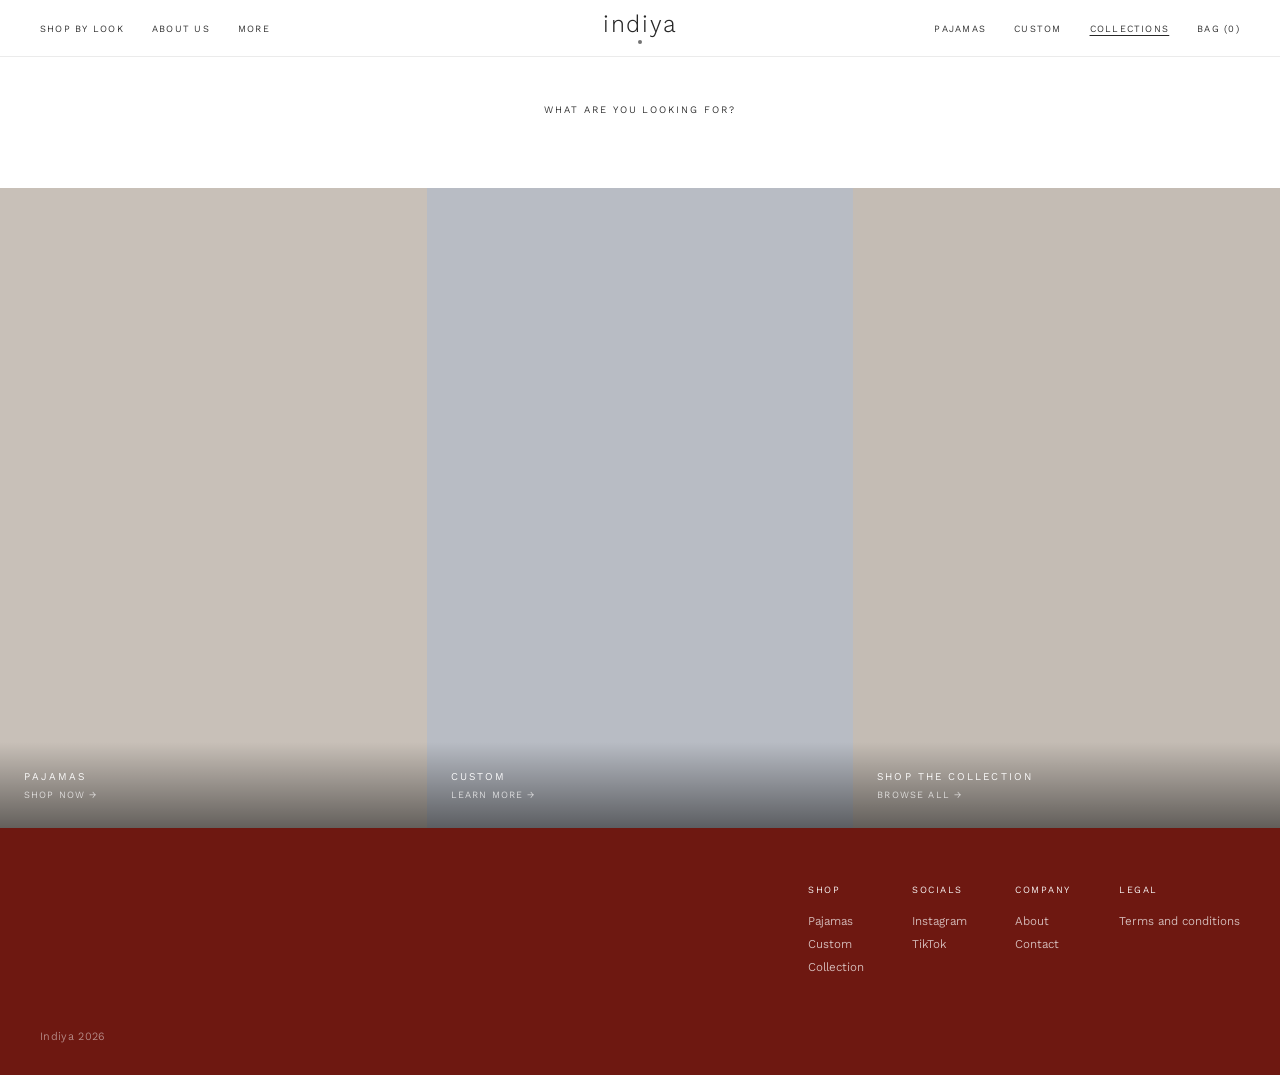
<file: collections.html>
<!DOCTYPE html>
<html lang="en">
<head>
  <meta charset="UTF-8" />
  <meta name="viewport" content="width=device-width, initial-scale=1.0" />
  <title>Collections — INDIYA NYC</title>
  <meta name="description" content="Shop INDIYA NYC — ready-to-wear garments, pajamas, and custom pieces rooted in Indian heritage." />
  <link rel="canonical" href="https://indiyanyc.com/collections.html" />

  <link rel="preconnect" href="https://fonts.googleapis.com" />
  <link rel="preconnect" href="https://fonts.gstatic.com" crossorigin />
  <link href="https://fonts.googleapis.com/css2?family=Kantumruy+Pro:wght@300;400&display=swap" rel="stylesheet" />
  <link rel="stylesheet" href="style.css" />
</head>
<body class="page-collections">

  <a href="#main" class="skip-link">Skip to content</a>

  <header class="site-header" id="site-header">
    <nav class="site-nav" aria-label="Main navigation">
      <div class="nav-left">
        <a href="collections.html">Shop by Look</a>
        <a href="about.html">About Us</a>
        <a href="#">More</a>
      </div>
      <div class="nav-center">
        <a href="/" class="brand-logo" aria-label="Indiya NYC — home">
          <span class="brand-logo-text">indiya</span>
          <span class="brand-logo-dot" aria-hidden="true"></span>
        </a>
      </div>
      <div class="nav-right">
        <a href="pajamas.html">Pajamas</a>
        <a href="custom.html">Custom</a>
        <a href="collections.html" aria-current="page">Collections</a>
        <a href="#" aria-label="Shopping bag, 0 items">Bag (0)</a>
      </div>
      <button class="nav-toggle" aria-label="Open menu" aria-expanded="false">
        <span></span><span></span><span></span>
      </button>
    </nav>
  </header>

  <div class="mobile-nav" role="dialog" aria-label="Mobile navigation">
    <a href="pajamas.html">Pajamas</a>
    <a href="custom.html">Custom</a>
    <a href="collections.html">Shop the Collection</a>
    <a href="about.html">About Us</a>
    <a href="contact.html">Contact</a>
    <a href="#">Bag (0)</a>
  </div>

  <main id="main">

    <div class="collections-hero">
      <p class="collections-intro">What are you looking for?</p>
    </div>

    <!--
      CATEGORY TILES
      ──────────────────────────────────────────────────────
      Replace the gray placeholder divs with actual images:
        assets/collections-pajamas.jpg
        assets/collections-custom.jpg
        assets/collections-rtw.jpg
      Each should be portrait-oriented, min 800×1200 px.
      ─────────────────────────────────────────────────────
    -->
    <section aria-label="Shop by category">
      <div class="category-grid">

        <a href="pajamas.html" class="category-tile" aria-label="Shop Pajamas">
          <!-- <img src="assets/collections-pajamas.jpg" alt="Indiya NYC Pajamas" /> -->
          <div style="background:#c8c0b8;position:absolute;inset:0"></div>
          <div class="category-tile-label">
            <span class="category-tile-name">Pajamas</span>
            <span class="category-tile-cta">Shop now →</span>
          </div>
        </a>

        <a href="custom.html" class="category-tile" aria-label="Get a Custom piece">
          <!-- <img src="assets/collections-custom.jpg" alt="Indiya NYC Custom" /> -->
          <div style="background:#b8bcc4;position:absolute;inset:0"></div>
          <div class="category-tile-label">
            <span class="category-tile-name">Custom</span>
            <span class="category-tile-cta">Learn more →</span>
          </div>
        </a>

        <a href="shop.html" class="category-tile" aria-label="Shop the Collection">
          <!-- <img src="assets/collections-rtw.jpg" alt="Indiya NYC Ready to Wear" /> -->
          <div style="background:#c4bcb4;position:absolute;inset:0"></div>
          <div class="category-tile-label">
            <span class="category-tile-name">Shop the Collection</span>
            <span class="category-tile-cta">Browse all →</span>
          </div>
        </a>

      </div>
    </section>

  </main>

  <footer class="site-footer">
    <div class="footer-inner">
      <div class="footer-links">
        <div class="footer-col">
          <p class="footer-col-head">Shop</p>
          <a href="pajamas.html">Pajamas</a>
          <a href="custom.html">Custom</a>
          <a href="shop.html">Collection</a>
        </div>
        <div class="footer-col">
          <p class="footer-col-head">Socials</p>
          <a href="#" target="_blank" rel="noopener">Instagram</a>
          <a href="#" target="_blank" rel="noopener">TikTok</a>
        </div>
        <div class="footer-col">
          <p class="footer-col-head">Company</p>
          <a href="about.html">About</a>
          <a href="contact.html">Contact</a>
        </div>
        <div class="footer-col">
          <p class="footer-col-head">Legal</p>
          <a href="terms.html">Terms and conditions</a>
        </div>
      </div>
      <p class="footer-copy">Indiya <span id="footer-year">2025</span></p>
    </div>
  </footer>

  <script src="main.js"></script>
</body>
</html>
</file>
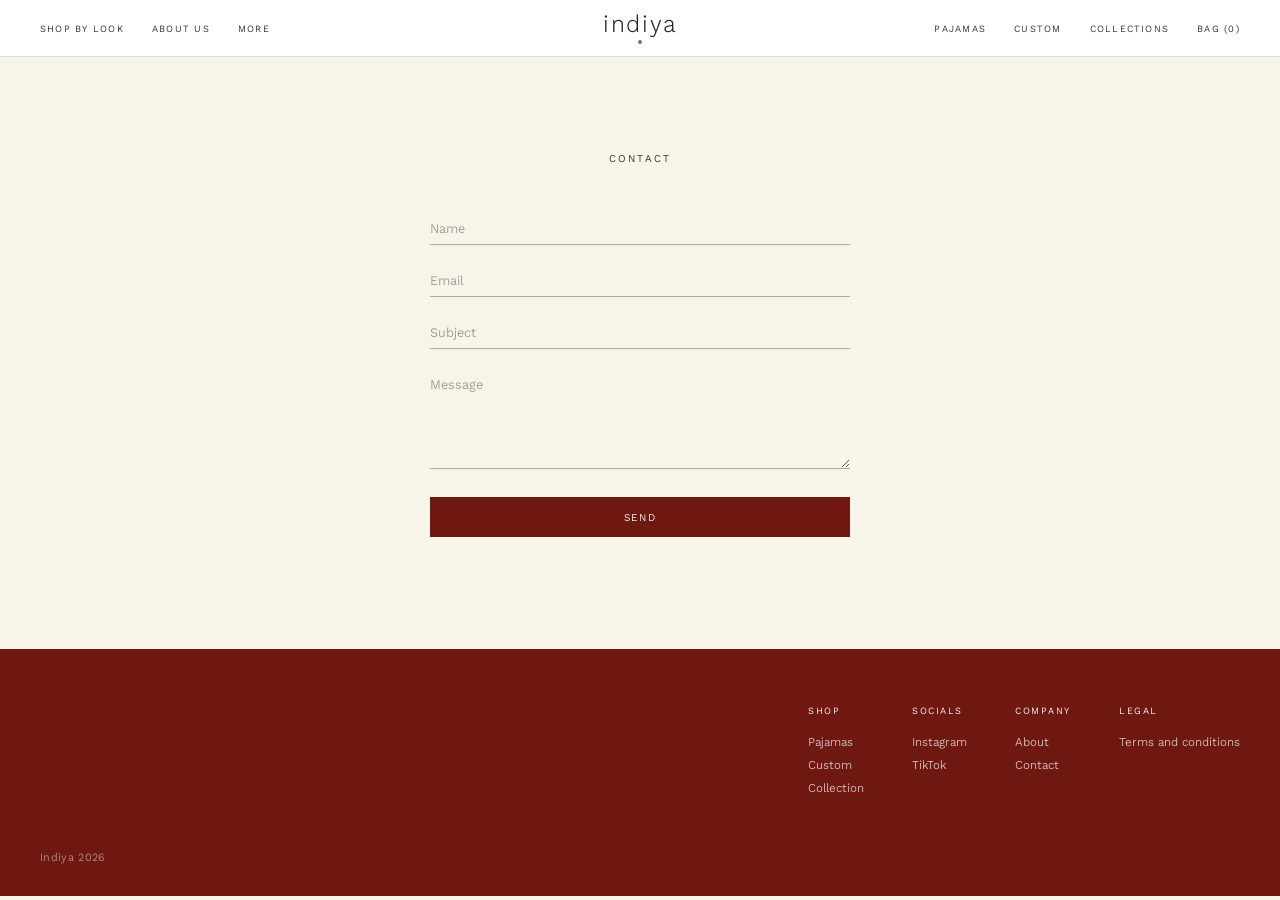
<file: contact.html>
<!DOCTYPE html>
<html lang="en">
<head>
  <meta charset="UTF-8" />
  <meta name="viewport" content="width=device-width, initial-scale=1.0" />
  <title>Contact — INDIYA NYC</title>
  <link rel="preconnect" href="https://fonts.googleapis.com" />
  <link rel="preconnect" href="https://fonts.gstatic.com" crossorigin />
  <link href="https://fonts.googleapis.com/css2?family=Kantumruy+Pro:wght@300;400&display=swap" rel="stylesheet" />
  <link rel="stylesheet" href="style.css" />
  <style>
    .contact-section {
      padding-top: calc(var(--nav-h) + 6rem);
      padding-bottom: 7rem;
      padding-left: 2rem;
      padding-right: 2rem;
      display: flex;
      flex-direction: column;
      align-items: center;
      min-height: 70vh;
      background: var(--cream);
    }
    .contact-section h1 {
      font-size: 0.65rem;
      letter-spacing: 0.2em;
      text-transform: uppercase;
      font-weight: 400;
      margin-bottom: 3rem;
    }
    .contact-form {
      width: 100%;
      max-width: 420px;
      display: flex;
      flex-direction: column;
      gap: 1.25rem;
    }
    .contact-form input,
    .contact-form textarea {
      font-family: 'Kantumruy Pro', Georgia, serif;
      font-size: 0.82rem;
      width: 100%;
      border: none;
      border-bottom: 1px solid #aaa;
      background: transparent;
      padding: 0.5rem 0;
      outline: none;
      color: var(--charcoal);
    }
    .contact-form input::placeholder,
    .contact-form textarea::placeholder { color: #999; }
    .contact-form textarea { resize: vertical; min-height: 100px; }
    .contact-form button {
      background: var(--claret);
      color: #fff;
      border: none;
      padding: 0.85rem 2.5rem;
      font-size: 0.65rem;
      letter-spacing: 0.15em;
      text-transform: uppercase;
      margin-top: 0.5rem;
      cursor: pointer;
      transition: opacity 0.2s;
    }
    .contact-form button:hover { opacity: 0.82; }
  </style>
</head>
<body class="page-about">

  <a href="#main" class="skip-link">Skip to content</a>

  <header class="site-header" id="site-header">
    <nav class="site-nav" aria-label="Main navigation">
      <div class="nav-left">
        <a href="collections.html">Shop by Look</a>
        <a href="about.html">About Us</a>
        <a href="#">More</a>
      </div>
      <div class="nav-center">
        <a href="/" class="brand-logo" aria-label="Indiya NYC — home">
          <span class="brand-logo-text">indiya</span>
          <span class="brand-logo-dot" aria-hidden="true"></span>
        </a>
      </div>
      <div class="nav-right">
        <a href="pajamas.html">Pajamas</a>
        <a href="custom.html">Custom</a>
        <a href="collections.html">Collections</a>
        <a href="#" aria-label="Shopping bag, 0 items">Bag (0)</a>
      </div>
      <button class="nav-toggle" aria-label="Open menu" aria-expanded="false">
        <span></span><span></span><span></span>
      </button>
    </nav>
  </header>

  <div class="mobile-nav" role="dialog" aria-label="Mobile navigation">
    <a href="pajamas.html">Pajamas</a>
    <a href="custom.html">Custom</a>
    <a href="collections.html">Shop the Collection</a>
    <a href="about.html">About Us</a>
    <a href="contact.html">Contact</a>
    <a href="#">Bag (0)</a>
  </div>

  <main id="main">
    <section class="contact-section">
      <h1>Contact</h1>
      <!--
        Connect this form to a service like Formspree (https://formspree.io)
        or Netlify Forms. Replace ACTION_URL below with your form endpoint.
      -->
      <form class="contact-form" action="ACTION_URL" method="POST">
        <input type="text"  name="name"    placeholder="Name"    required />
        <input type="email" name="email"   placeholder="Email"   required />
        <input type="text"  name="subject" placeholder="Subject" />
        <textarea name="message" placeholder="Message" required></textarea>
        <button type="submit">Send</button>
      </form>
    </section>
  </main>

  <footer class="site-footer">
    <div class="footer-inner">
      <div class="footer-links">
        <div class="footer-col">
          <p class="footer-col-head">Shop</p>
          <a href="pajamas.html">Pajamas</a>
          <a href="custom.html">Custom</a>
          <a href="shop.html">Collection</a>
        </div>
        <div class="footer-col">
          <p class="footer-col-head">Socials</p>
          <a href="#" target="_blank" rel="noopener">Instagram</a>
          <a href="#" target="_blank" rel="noopener">TikTok</a>
        </div>
        <div class="footer-col">
          <p class="footer-col-head">Company</p>
          <a href="about.html">About</a>
          <a href="contact.html">Contact</a>
        </div>
        <div class="footer-col">
          <p class="footer-col-head">Legal</p>
          <a href="terms.html">Terms and conditions</a>
        </div>
      </div>
      <p class="footer-copy">Indiya <span id="footer-year">2025</span></p>
    </div>
  </footer>

  <script src="main.js"></script>
</body>
</html>
</file>
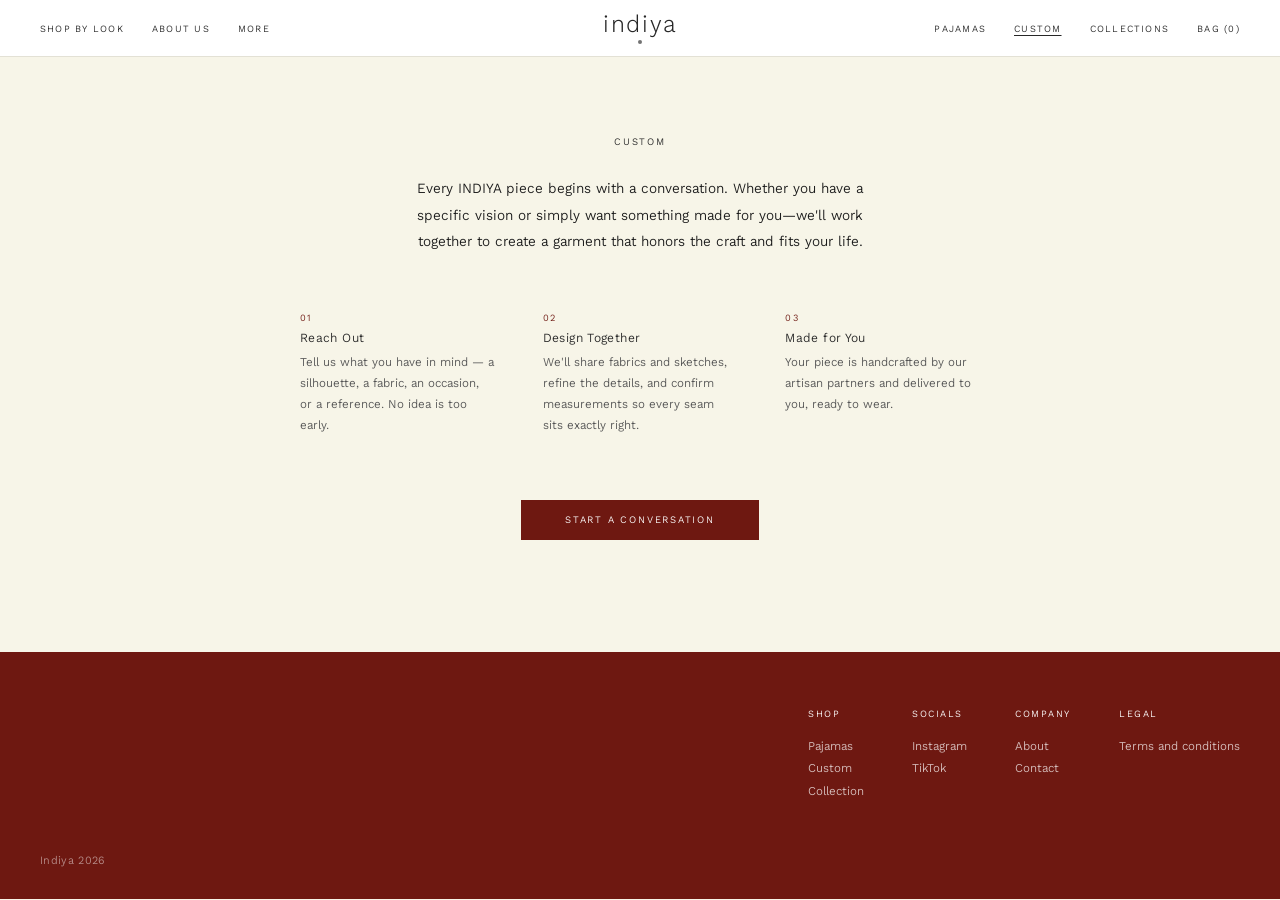
<file: custom.html>
<!DOCTYPE html>
<html lang="en">
<head>
  <meta charset="UTF-8" />
  <meta name="viewport" content="width=device-width, initial-scale=1.0" />
  <title>Custom — INDIYA NYC</title>
  <meta name="description" content="Commission a custom INDIYA NYC piece — bespoke garments fusing your vision with Indian craft traditions." />
  <link rel="canonical" href="https://indiyanyc.com/custom.html" />

  <link rel="preconnect" href="https://fonts.googleapis.com" />
  <link rel="preconnect" href="https://fonts.gstatic.com" crossorigin />
  <link href="https://fonts.googleapis.com/css2?family=Kantumruy+Pro:wght@300;400&display=swap" rel="stylesheet" />
  <link rel="stylesheet" href="style.css" />
</head>
<body class="page-custom">

  <a href="#main" class="skip-link">Skip to content</a>

  <header class="site-header" id="site-header">
    <nav class="site-nav" aria-label="Main navigation">
      <div class="nav-left">
        <a href="collections.html">Shop by Look</a>
        <a href="about.html">About Us</a>
        <a href="#">More</a>
      </div>
      <div class="nav-center">
        <a href="/" class="brand-logo" aria-label="Indiya NYC — home">
          <span class="brand-logo-text">indiya</span>
          <span class="brand-logo-dot" aria-hidden="true"></span>
        </a>
      </div>
      <div class="nav-right">
        <a href="pajamas.html">Pajamas</a>
        <a href="custom.html" aria-current="page">Custom</a>
        <a href="collections.html">Collections</a>
        <a href="#" aria-label="Shopping bag, 0 items">Bag (0)</a>
      </div>
      <button class="nav-toggle" aria-label="Open menu" aria-expanded="false">
        <span></span><span></span><span></span>
      </button>
    </nav>
  </header>

  <div class="mobile-nav" role="dialog" aria-label="Mobile navigation">
    <a href="pajamas.html">Pajamas</a>
    <a href="custom.html">Custom</a>
    <a href="collections.html">Shop the Collection</a>
    <a href="about.html">About Us</a>
    <a href="contact.html">Contact</a>
    <a href="#">Bag (0)</a>
  </div>

  <main id="main">
    <section class="custom-section" aria-label="Custom orders">

      <h1>Custom</h1>

      <p class="custom-lede">
        Every INDIYA piece begins with a conversation. Whether you have a
        specific vision or simply want something made for you—we'll work
        together to create a garment that honors the craft and fits your life.
      </p>

      <div class="custom-steps">
        <div>
          <p class="custom-step-num">01</p>
          <p class="custom-step-title">Reach Out</p>
          <p class="custom-step-desc">
            Tell us what you have in mind — a silhouette, a fabric, an occasion,
            or a reference. No idea is too early.
          </p>
        </div>
        <div>
          <p class="custom-step-num">02</p>
          <p class="custom-step-title">Design Together</p>
          <p class="custom-step-desc">
            We'll share fabrics and sketches, refine the details, and confirm
            measurements so every seam sits exactly right.
          </p>
        </div>
        <div>
          <p class="custom-step-num">03</p>
          <p class="custom-step-title">Made for You</p>
          <p class="custom-step-desc">
            Your piece is handcrafted by our artisan partners and delivered
            to you, ready to wear.
          </p>
        </div>
      </div>

      <a href="contact.html" class="custom-cta">Start a conversation</a>

    </section>
  </main>

  <footer class="site-footer">
    <div class="footer-inner">
      <div class="footer-links">
        <div class="footer-col">
          <p class="footer-col-head">Shop</p>
          <a href="pajamas.html">Pajamas</a>
          <a href="custom.html">Custom</a>
          <a href="shop.html">Collection</a>
        </div>
        <div class="footer-col">
          <p class="footer-col-head">Socials</p>
          <a href="#" target="_blank" rel="noopener">Instagram</a>
          <a href="#" target="_blank" rel="noopener">TikTok</a>
        </div>
        <div class="footer-col">
          <p class="footer-col-head">Company</p>
          <a href="about.html">About</a>
          <a href="contact.html">Contact</a>
        </div>
        <div class="footer-col">
          <p class="footer-col-head">Legal</p>
          <a href="terms.html">Terms and conditions</a>
        </div>
      </div>
      <p class="footer-copy">Indiya <span id="footer-year">2025</span></p>
    </div>
  </footer>

  <script src="main.js"></script>
</body>
</html>
</file>
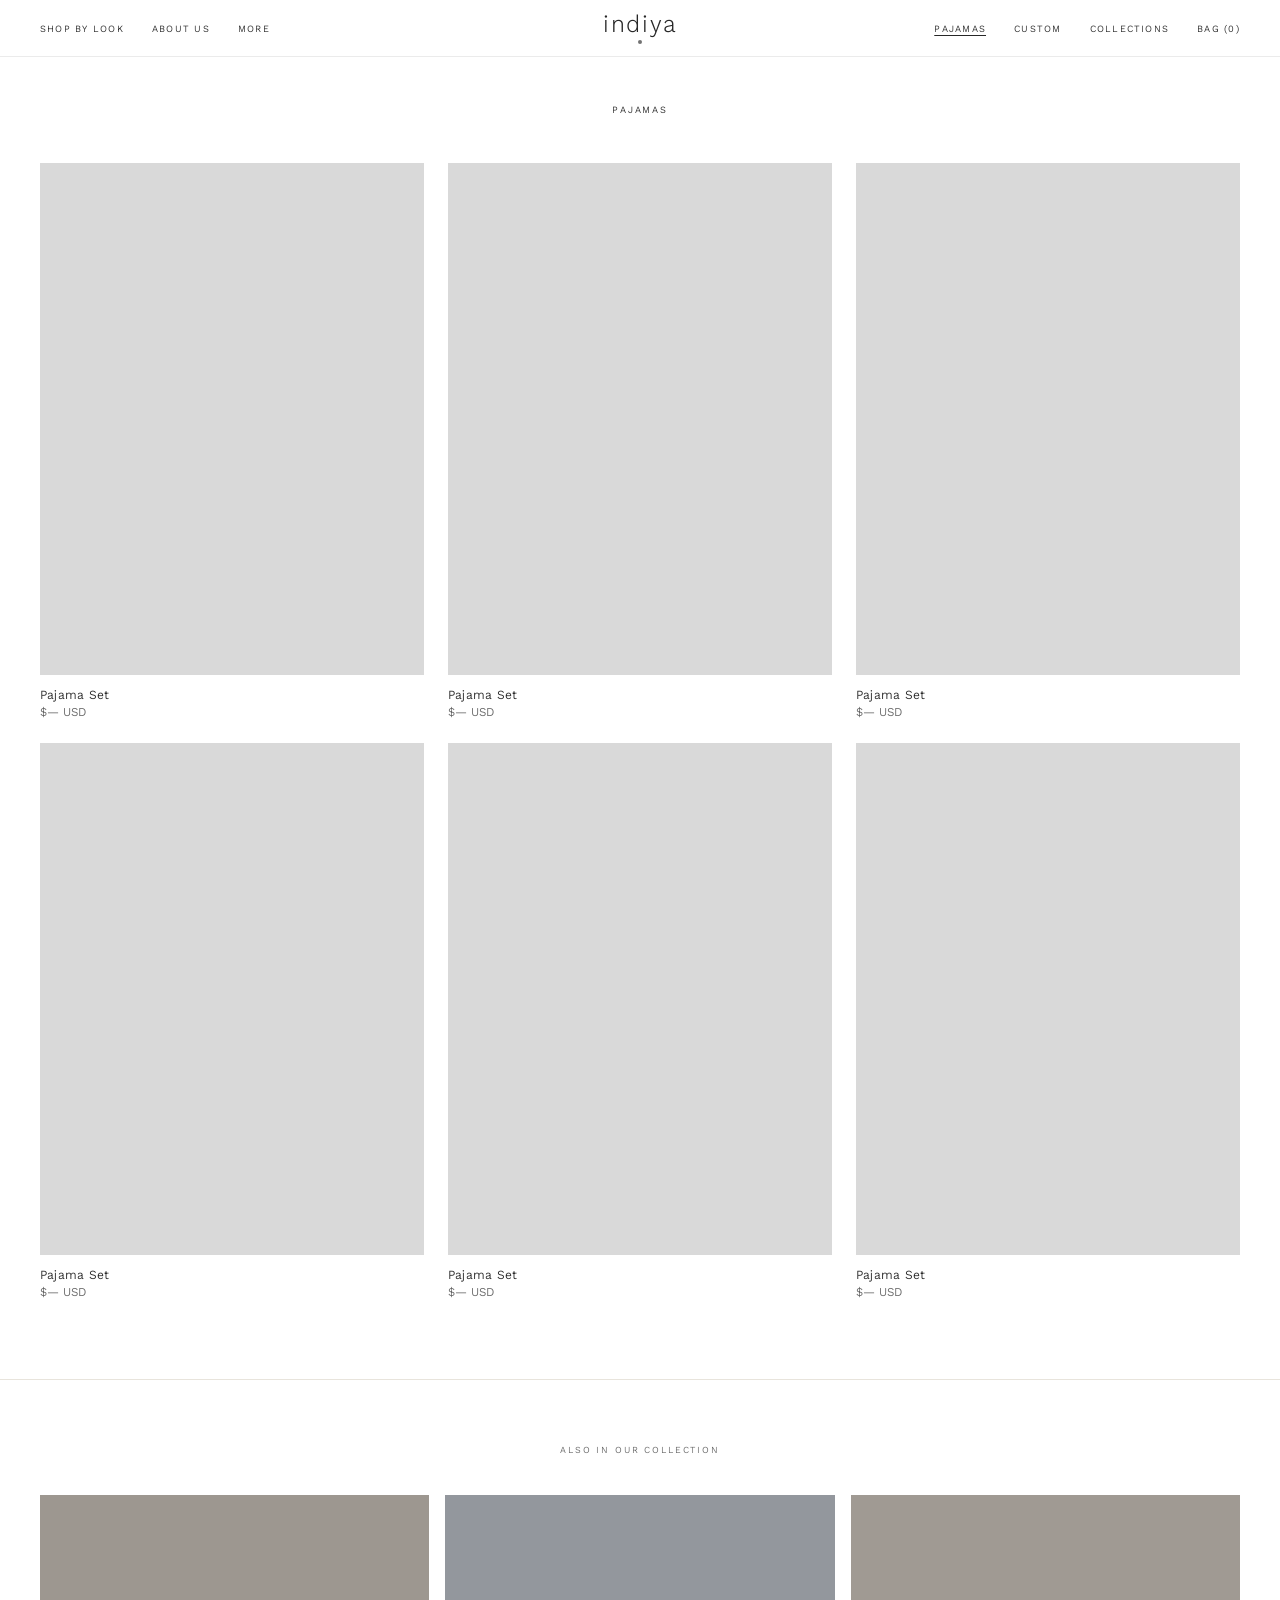
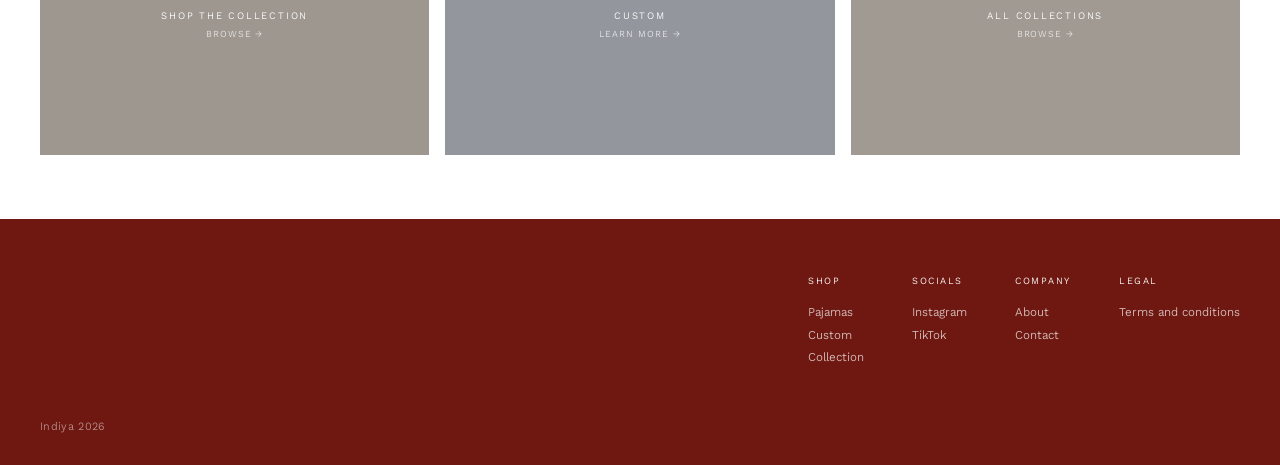
<file: pajamas.html>
<!DOCTYPE html>
<html lang="en">
<head>
  <meta charset="UTF-8" />
  <meta name="viewport" content="width=device-width, initial-scale=1.0" />
  <title>Pajamas — INDIYA NYC</title>
  <meta name="description" content="INDIYA NYC pajamas — heritage-inspired sets and separates in traditional textiles reimagined for modern comfort." />
  <link rel="canonical" href="https://indiyanyc.com/pajamas.html" />

  <link rel="preconnect" href="https://fonts.googleapis.com" />
  <link rel="preconnect" href="https://fonts.gstatic.com" crossorigin />
  <link href="https://fonts.googleapis.com/css2?family=Kantumruy+Pro:wght@300;400&display=swap" rel="stylesheet" />
  <link rel="stylesheet" href="style.css" />
</head>
<body class="page-pajamas">

  <a href="#main" class="skip-link">Skip to content</a>

  <header class="site-header" id="site-header">
    <nav class="site-nav" aria-label="Main navigation">
      <div class="nav-left">
        <a href="collections.html">Shop by Look</a>
        <a href="about.html">About Us</a>
        <a href="#">More</a>
      </div>
      <div class="nav-center">
        <a href="/" class="brand-logo" aria-label="Indiya NYC — home">
          <span class="brand-logo-text">indiya</span>
          <span class="brand-logo-dot" aria-hidden="true"></span>
        </a>
      </div>
      <div class="nav-right">
        <a href="pajamas.html" aria-current="page">Pajamas</a>
        <a href="custom.html">Custom</a>
        <a href="collections.html">Collections</a>
        <a href="#" aria-label="Shopping bag, 0 items">Bag (0)</a>
      </div>
      <button class="nav-toggle" aria-label="Open menu" aria-expanded="false">
        <span></span><span></span><span></span>
      </button>
    </nav>
  </header>

  <div class="mobile-nav" role="dialog" aria-label="Mobile navigation">
    <a href="pajamas.html">Pajamas</a>
    <a href="custom.html">Custom</a>
    <a href="collections.html">Shop the Collection</a>
    <a href="about.html">About Us</a>
    <a href="contact.html">Contact</a>
    <a href="#">Bag (0)</a>
  </div>

  <main id="main">
    <section class="shop-section" aria-label="Pajamas">
      <h1 class="section-title">Pajamas</h1>

      <!--
        PAJAMA PRODUCTS
        ─────────────────────────────────────────
        Replace each gray div with:
          <img src="assets/products/pajama-name.jpg" alt="..." />
        Update names and prices for your actual products.
        ─────────────────────────────────────────
      -->
      <div class="product-grid">

        <article class="product-card">
          <div class="product-img-wrap">
            <div style="width:100%;height:100%;background:var(--placeholder)"></div>
          </div>
          <p class="product-name">Pajama Set</p>
          <p class="product-price">$— USD</p>
        </article>

        <article class="product-card">
          <div class="product-img-wrap">
            <div style="width:100%;height:100%;background:var(--placeholder)"></div>
          </div>
          <p class="product-name">Pajama Set</p>
          <p class="product-price">$— USD</p>
        </article>

        <article class="product-card">
          <div class="product-img-wrap">
            <div style="width:100%;height:100%;background:var(--placeholder)"></div>
          </div>
          <p class="product-name">Pajama Set</p>
          <p class="product-price">$— USD</p>
        </article>

        <article class="product-card">
          <div class="product-img-wrap">
            <div style="width:100%;height:100%;background:var(--placeholder)"></div>
          </div>
          <p class="product-name">Pajama Set</p>
          <p class="product-price">$— USD</p>
        </article>

        <article class="product-card">
          <div class="product-img-wrap">
            <div style="width:100%;height:100%;background:var(--placeholder)"></div>
          </div>
          <p class="product-name">Pajama Set</p>
          <p class="product-price">$— USD</p>
        </article>

        <article class="product-card">
          <div class="product-img-wrap">
            <div style="width:100%;height:100%;background:var(--placeholder)"></div>
          </div>
          <p class="product-name">Pajama Set</p>
          <p class="product-price">$— USD</p>
        </article>

      </div>
    </section>
  </main>

  <!-- EXPLORE MORE -->
  <section class="also-explore" aria-label="Also in our collection">
    <p class="also-explore-heading">Also in our collection</p>
    <div class="also-explore-tiles">
      <a href="shop.html" class="also-explore-tile" aria-label="Shop the Collection">
        <div style="background:#c4bcb4;position:absolute;inset:0"></div>
        <div class="also-explore-tile-inner">
          <span class="also-explore-tile-name">Shop the Collection</span>
          <span class="also-explore-tile-cta">Browse →</span>
        </div>
      </a>
      <a href="custom.html" class="also-explore-tile" aria-label="Get a Custom piece">
        <div style="background:#b8bcc4;position:absolute;inset:0"></div>
        <div class="also-explore-tile-inner">
          <span class="also-explore-tile-name">Custom</span>
          <span class="also-explore-tile-cta">Learn more →</span>
        </div>
      </a>
      <a href="collections.html" class="also-explore-tile" aria-label="All collections">
        <div style="background:#c8c0b8;position:absolute;inset:0"></div>
        <div class="also-explore-tile-inner">
          <span class="also-explore-tile-name">All Collections</span>
          <span class="also-explore-tile-cta">Browse →</span>
        </div>
      </a>
    </div>
  </section>

  <footer class="site-footer">
    <div class="footer-inner">
      <div class="footer-links">
        <div class="footer-col">
          <p class="footer-col-head">Shop</p>
          <a href="pajamas.html">Pajamas</a>
          <a href="custom.html">Custom</a>
          <a href="shop.html">Collection</a>
        </div>
        <div class="footer-col">
          <p class="footer-col-head">Socials</p>
          <a href="#" target="_blank" rel="noopener">Instagram</a>
          <a href="#" target="_blank" rel="noopener">TikTok</a>
        </div>
        <div class="footer-col">
          <p class="footer-col-head">Company</p>
          <a href="about.html">About</a>
          <a href="contact.html">Contact</a>
        </div>
        <div class="footer-col">
          <p class="footer-col-head">Legal</p>
          <a href="terms.html">Terms and conditions</a>
        </div>
      </div>
      <p class="footer-copy">Indiya <span id="footer-year">2025</span></p>
    </div>
  </footer>

  <script src="main.js"></script>
</body>
</html>
</file>
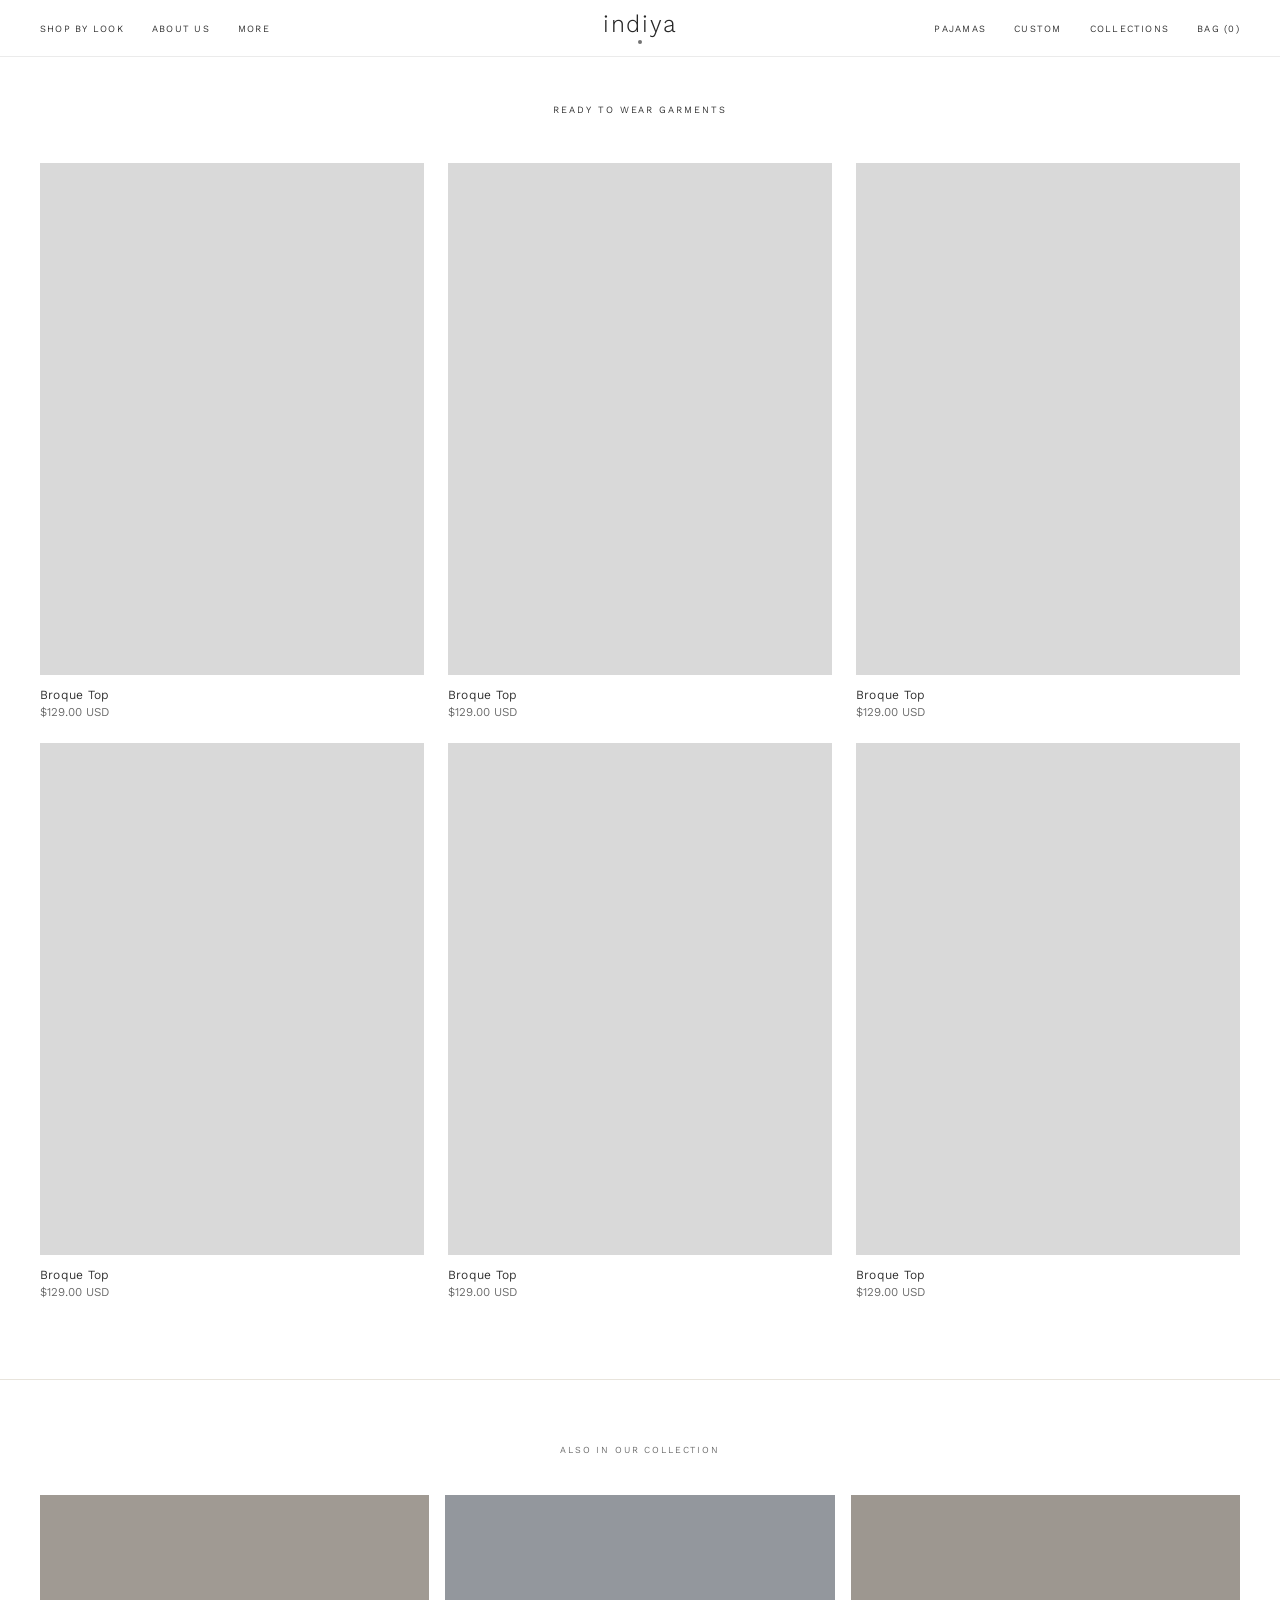
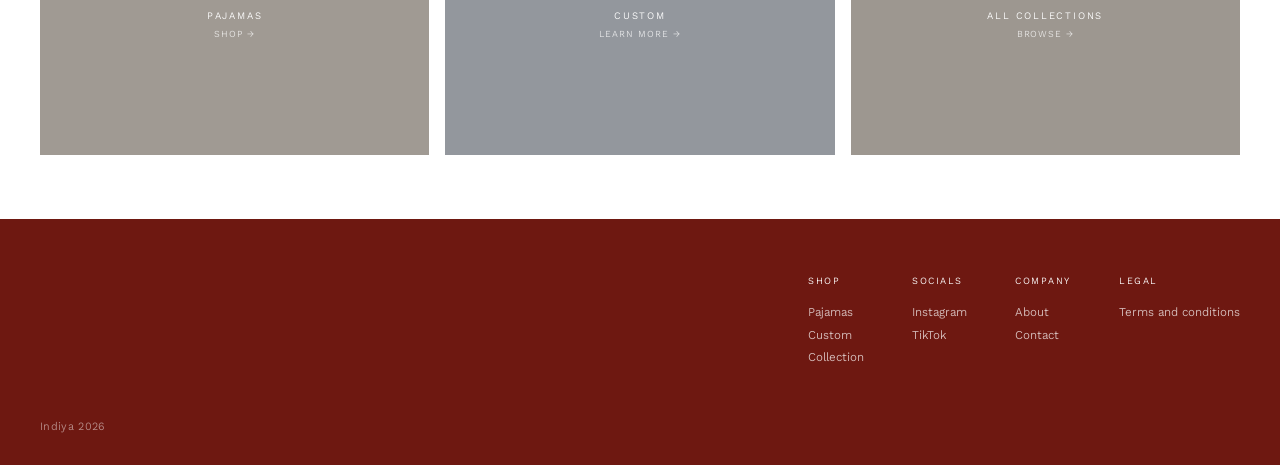
<file: shop.html>
<!DOCTYPE html>
<html lang="en">
<head>
  <meta charset="UTF-8" />
  <meta name="viewport" content="width=device-width, initial-scale=1.0" />
  <title>Collections — INDIYA NYC</title>
  <meta name="description" content="Shop the INDIYA NYC ready-to-wear collection. Heritage-inspired garments fusing Indian craftsmanship with contemporary design." />
  <link rel="canonical" href="https://indiyanyc.com/shop.html" />

  <link rel="preconnect" href="https://fonts.googleapis.com" />
  <link rel="preconnect" href="https://fonts.gstatic.com" crossorigin />
  <link href="https://fonts.googleapis.com/css2?family=Kantumruy+Pro:wght@300;400&display=swap" rel="stylesheet" />
  <link rel="stylesheet" href="style.css" />
</head>
<body class="page-shop">

  <a href="#main" class="skip-link">Skip to content</a>

  <!-- ═══════════════════════════════════════════
       HEADER
       ═══════════════════════════════════════════ -->
  <header class="site-header" id="site-header">
    <nav class="site-nav" aria-label="Main navigation">

      <div class="nav-left">
        <a href="collections.html">Shop by Look</a>
        <a href="about.html">About Us</a>
        <a href="#">More</a>
      </div>

      <div class="nav-center">
        <a href="/" class="brand-logo" aria-label="Indiya NYC — home">
          <span class="brand-logo-text">indiya</span>
          <span class="brand-logo-dot" aria-hidden="true"></span>
        </a>
      </div>

      <div class="nav-right">
        <a href="pajamas.html">Pajamas</a>
        <a href="custom.html">Custom</a>
        <a href="collections.html">Collections</a>
        <a href="#" aria-label="Shopping bag, 0 items">Bag (0)</a>
      </div>

      <button class="nav-toggle" aria-label="Open menu" aria-expanded="false">
        <span></span><span></span><span></span>
      </button>

    </nav>
  </header>

  <div class="mobile-nav" role="dialog" aria-label="Mobile navigation">
    <a href="pajamas.html">Pajamas</a>
    <a href="custom.html">Custom</a>
    <a href="collections.html">Shop the Collection</a>
    <a href="about.html">About Us</a>
    <a href="contact.html">Contact</a>
    <a href="#">Bag (0)</a>
  </div>

  <!-- ═══════════════════════════════════════════
       MAIN
       ═══════════════════════════════════════════ -->
  <main id="main">
    <section class="shop-section" aria-label="Ready to wear garments">
      <h1 class="section-title">Ready to Wear Garments</h1>

      <div class="product-grid">

        <article class="product-card">
          <div class="product-img-wrap">
            <div style="width:100%;height:100%;background:var(--placeholder)"></div>
          </div>
          <p class="product-name">Broque Top</p>
          <p class="product-price">$129.00 USD</p>
        </article>

        <article class="product-card">
          <div class="product-img-wrap">
            <div style="width:100%;height:100%;background:var(--placeholder)"></div>
          </div>
          <p class="product-name">Broque Top</p>
          <p class="product-price">$129.00 USD</p>
        </article>

        <article class="product-card">
          <div class="product-img-wrap">
            <div style="width:100%;height:100%;background:var(--placeholder)"></div>
          </div>
          <p class="product-name">Broque Top</p>
          <p class="product-price">$129.00 USD</p>
        </article>

        <article class="product-card">
          <div class="product-img-wrap">
            <div style="width:100%;height:100%;background:var(--placeholder)"></div>
          </div>
          <p class="product-name">Broque Top</p>
          <p class="product-price">$129.00 USD</p>
        </article>

        <article class="product-card">
          <div class="product-img-wrap">
            <div style="width:100%;height:100%;background:var(--placeholder)"></div>
          </div>
          <p class="product-name">Broque Top</p>
          <p class="product-price">$129.00 USD</p>
        </article>

        <article class="product-card">
          <div class="product-img-wrap">
            <div style="width:100%;height:100%;background:var(--placeholder)"></div>
          </div>
          <p class="product-name">Broque Top</p>
          <p class="product-price">$129.00 USD</p>
        </article>

      </div>
    </section>
  </main>

  <!-- EXPLORE MORE — keeps shoppers moving through the site -->
  <section class="also-explore" aria-label="Also in our collection">
    <p class="also-explore-heading">Also in our collection</p>
    <div class="also-explore-tiles">
      <a href="pajamas.html" class="also-explore-tile" aria-label="Shop Pajamas">
        <div style="background:#c8c0b8;position:absolute;inset:0"></div>
        <div class="also-explore-tile-inner">
          <span class="also-explore-tile-name">Pajamas</span>
          <span class="also-explore-tile-cta">Shop →</span>
        </div>
      </a>
      <a href="custom.html" class="also-explore-tile" aria-label="Get a Custom piece">
        <div style="background:#b8bcc4;position:absolute;inset:0"></div>
        <div class="also-explore-tile-inner">
          <span class="also-explore-tile-name">Custom</span>
          <span class="also-explore-tile-cta">Learn more →</span>
        </div>
      </a>
      <a href="collections.html" class="also-explore-tile" aria-label="All collections">
        <div style="background:#c4bcb4;position:absolute;inset:0"></div>
        <div class="also-explore-tile-inner">
          <span class="also-explore-tile-name">All Collections</span>
          <span class="also-explore-tile-cta">Browse →</span>
        </div>
      </a>
    </div>
  </section>

  <!-- ═══════════════════════════════════════════
       FOOTER
       ═══════════════════════════════════════════ -->
  <footer class="site-footer">
    <div class="footer-inner">
      <div class="footer-links">
        <div class="footer-col">
          <p class="footer-col-head">Shop</p>
          <a href="pajamas.html">Pajamas</a>
          <a href="custom.html">Custom</a>
          <a href="shop.html">Collection</a>
        </div>
        <div class="footer-col">
          <p class="footer-col-head">Socials</p>
          <a href="#" target="_blank" rel="noopener">Instagram</a>
          <a href="#" target="_blank" rel="noopener">TikTok</a>
        </div>
        <div class="footer-col">
          <p class="footer-col-head">Company</p>
          <a href="about.html">About</a>
          <a href="contact.html">Contact</a>
        </div>
        <div class="footer-col">
          <p class="footer-col-head">Legal</p>
          <a href="terms.html">Terms and conditions</a>
        </div>
      </div>
      <p class="footer-copy">Indiya <span id="footer-year">2025</span></p>
    </div>
  </footer>

  <script src="main.js"></script>
</body>
</html>
</file>
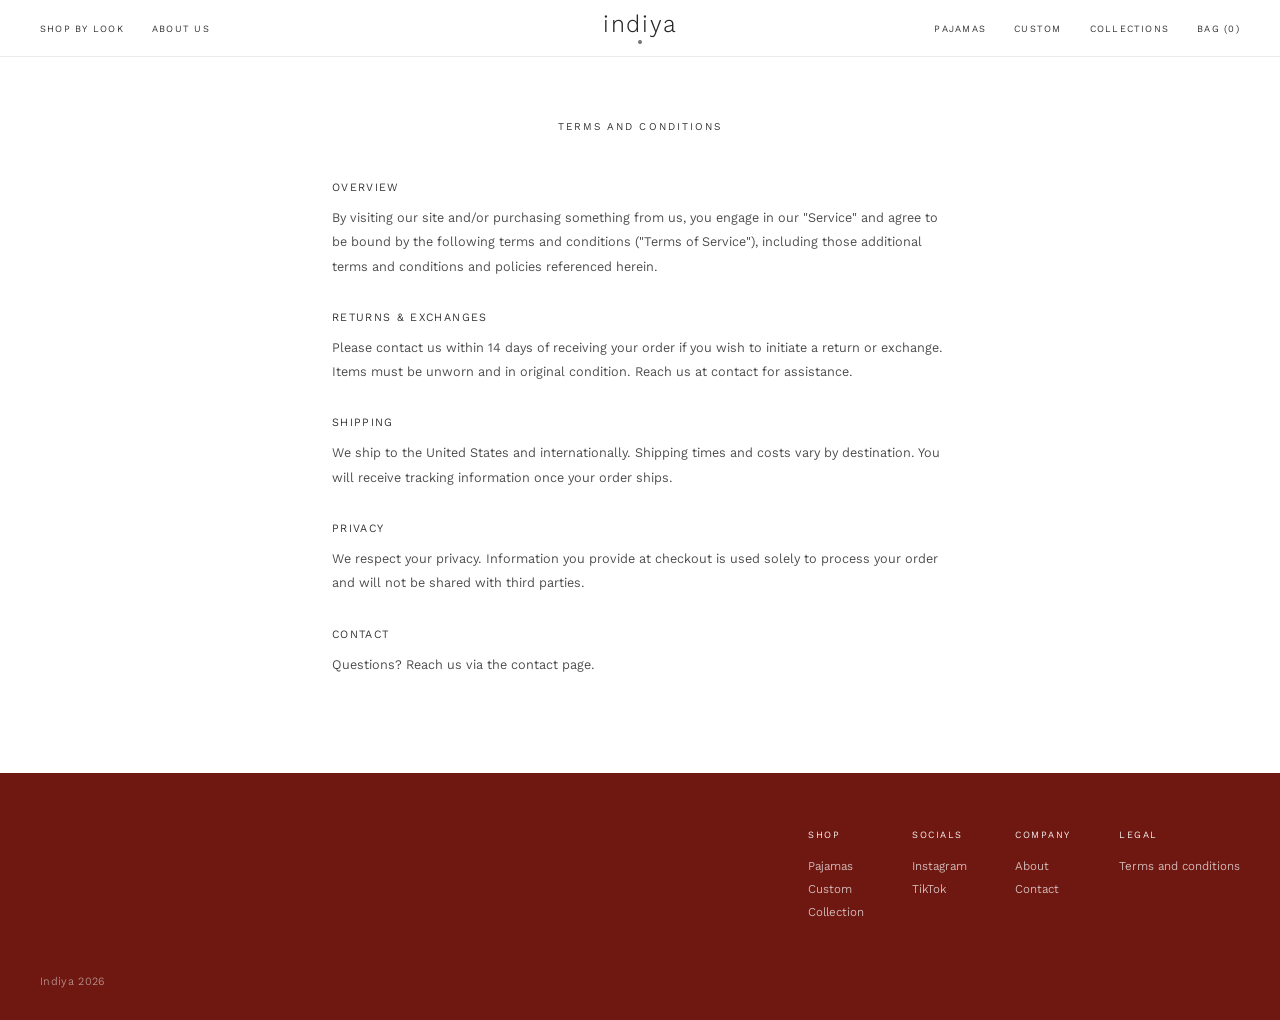
<file: terms.html>
<!DOCTYPE html>
<html lang="en">
<head>
  <meta charset="UTF-8" />
  <meta name="viewport" content="width=device-width, initial-scale=1.0" />
  <title>Terms and Conditions — INDIYA NYC</title>
  <link rel="preconnect" href="https://fonts.googleapis.com" />
  <link rel="preconnect" href="https://fonts.gstatic.com" crossorigin />
  <link href="https://fonts.googleapis.com/css2?family=Kantumruy+Pro:wght@300;400&display=swap" rel="stylesheet" />
  <link rel="stylesheet" href="style.css" />
  <style>
    .terms-section {
      padding-top: calc(var(--nav-h) + 4rem);
      padding-bottom: 6rem;
      padding-left: 2rem;
      padding-right: 2rem;
      max-width: 680px;
      margin: 0 auto;
    }
    .terms-section h1 {
      font-size: 0.65rem;
      letter-spacing: 0.2em;
      text-transform: uppercase;
      font-weight: 400;
      margin-bottom: 3rem;
      text-align: center;
    }
    .terms-section h2 {
      font-size: 0.7rem;
      letter-spacing: 0.12em;
      text-transform: uppercase;
      font-weight: 400;
      margin: 2rem 0 0.75rem;
    }
    .terms-section p {
      font-size: 0.82rem;
      line-height: 1.85;
      color: #444;
    }
  </style>
</head>
<body>

  <a href="#main" class="skip-link">Skip to content</a>

  <header class="site-header" id="site-header">
    <nav class="site-nav" aria-label="Main navigation">
      <div class="nav-left">
        <a href="collections.html">Shop by Look</a>
        <a href="about.html">About Us</a>
      </div>
      <div class="nav-center">
        <a href="/" class="brand-logo" aria-label="Indiya NYC — home">
          <span class="brand-logo-text">indiya</span>
          <span class="brand-logo-dot" aria-hidden="true"></span>
        </a>
      </div>
      <div class="nav-right">
        <a href="pajamas.html">Pajamas</a>
        <a href="custom.html">Custom</a>
        <a href="collections.html">Collections</a>
        <a href="#" aria-label="Shopping bag, 0 items">Bag (0)</a>
      </div>
      <button class="nav-toggle" aria-label="Open menu" aria-expanded="false">
        <span></span><span></span><span></span>
      </button>
    </nav>
  </header>

  <div class="mobile-nav" role="dialog" aria-label="Mobile navigation">
    <a href="pajamas.html">Pajamas</a>
    <a href="custom.html">Custom</a>
    <a href="collections.html">Shop the Collection</a>
    <a href="about.html">About Us</a>
    <a href="contact.html">Contact</a>
    <a href="#">Bag (0)</a>
  </div>

  <main id="main">
    <section class="terms-section">
      <h1>Terms and Conditions</h1>

      <!-- Replace the placeholder text below with your actual terms. -->

      <h2>Overview</h2>
      <p>
        By visiting our site and/or purchasing something from us, you engage in our
        "Service" and agree to be bound by the following terms and conditions
        ("Terms of Service"), including those additional terms and conditions and
        policies referenced herein.
      </p>

      <h2>Returns &amp; Exchanges</h2>
      <p>
        Please contact us within 14 days of receiving your order if you wish to
        initiate a return or exchange. Items must be unworn and in original condition.
        Reach us at <a href="contact.html">contact</a> for assistance.
      </p>

      <h2>Shipping</h2>
      <p>
        We ship to the United States and internationally. Shipping times and costs
        vary by destination. You will receive tracking information once your order ships.
      </p>

      <h2>Privacy</h2>
      <p>
        We respect your privacy. Information you provide at checkout is used solely
        to process your order and will not be shared with third parties.
      </p>

      <h2>Contact</h2>
      <p>
        Questions? Reach us via the <a href="contact.html">contact page</a>.
      </p>
    </section>
  </main>

  <footer class="site-footer">
    <div class="footer-inner">
      <div class="footer-links">
        <div class="footer-col">
          <p class="footer-col-head">Shop</p>
          <a href="pajamas.html">Pajamas</a>
          <a href="custom.html">Custom</a>
          <a href="shop.html">Collection</a>
        </div>
        <div class="footer-col">
          <p class="footer-col-head">Socials</p>
          <a href="#" target="_blank" rel="noopener">Instagram</a>
          <a href="#" target="_blank" rel="noopener">TikTok</a>
        </div>
        <div class="footer-col">
          <p class="footer-col-head">Company</p>
          <a href="about.html">About</a>
          <a href="contact.html">Contact</a>
        </div>
        <div class="footer-col">
          <p class="footer-col-head">Legal</p>
          <a href="terms.html">Terms and conditions</a>
        </div>
      </div>
      <p class="footer-copy">Indiya <span id="footer-year">2025</span></p>
    </div>
  </footer>

  <script src="main.js"></script>
</body>
</html>
</file>
<file: style.css>
/* ============================================================
   INDIYA NYC — Stylesheet
   Font: Kantumruy Pro (Google Fonts)
   ============================================================ */

:root {
  --claret:      #6e1811;
  --cream:       #f7f5e8;
  --charcoal:    #272727;
  --mid:         #666;
  --placeholder: #d9d9d9;
  --nav-h:       56px;
  --max-w:       1200px;
  --gap:         1.5rem;
}

*,
*::before,
*::after {
  box-sizing: border-box;
  margin: 0;
  padding: 0;
}

html { scroll-behavior: smooth; }

body {
  font-family: 'Kantumruy Pro', Georgia, 'Times New Roman', serif;
  font-weight: 400;
  color: var(--charcoal);
  background: #fff;
  -webkit-font-smoothing: antialiased;
}

a  { text-decoration: none; color: inherit; }
img { display: block; max-width: 100%; }
button { font-family: inherit; cursor: pointer; }

/* ── skip link ── */
.skip-link {
  position: absolute;
  top: -100%;
  left: 1rem;
  background: #fff;
  color: var(--charcoal);
  padding: 0.4rem 1rem;
  font-size: 0.75rem;
  z-index: 9999;
}
.skip-link:focus { top: 0.5rem; }


/* ============================================================
   HEADER / NAV
   ============================================================ */
.site-header {
  position: fixed;
  top: 0; left: 0; right: 0;
  height: var(--nav-h);
  z-index: 200;
  transition: background 0.35s ease, box-shadow 0.35s ease;
}

.site-nav {
  display: flex;
  align-items: center;
  height: 100%;
  padding: 0 2.5rem;
  gap: 1rem;
}

.nav-left,
.nav-right {
  display: flex;
  align-items: center;
  gap: 1.75rem;
  flex: 1;
  font-size: 0.6rem;
  letter-spacing: 0.13em;
  text-transform: uppercase;
}

.nav-right { justify-content: flex-end; }

.nav-center {
  flex: 0 0 auto;
  display: flex;
  align-items: center;
}

/* homepage: transparent header, white links */
.page-home .site-header { background: transparent; }
.page-home .site-nav a,
.page-home .brand-logo  { color: #fff; }

/* homepage: after scrolling past hero, go opaque */
.page-home .site-header.opaque {
  background: #fff;
  box-shadow: 0 1px 0 rgba(0,0,0,.08);
}
.page-home .site-header.opaque .site-nav a,
.page-home .site-header.opaque .brand-logo { color: var(--charcoal); }

/* interior pages: always opaque */
body:not(.page-home) .site-header {
  background: #fff;
  box-shadow: 0 1px 0 rgba(0,0,0,.08);
}
body:not(.page-home) .site-nav a,
body:not(.page-home) .brand-logo { color: var(--charcoal); }

.site-nav a:hover { opacity: 0.55; transition: opacity 0.2s; }

/* active page link — subtle underline */
.site-nav a[aria-current="page"] {
  text-decoration: underline;
  text-underline-offset: 3px;
  text-decoration-thickness: 1px;
  opacity: 1;
}


/* ── brand logo ── */
.brand-logo {
  display: inline-flex;
  flex-direction: column;
  align-items: center;
  gap: 4px;
  line-height: 1;
  transition: opacity 0.2s;
}
.brand-logo:hover { opacity: 0.6; }

.brand-logo img {
  height: 30px;
  width: auto;
  display: block;
}

/* Text fallback (shown when logo.svg isn't yet added) */
.brand-logo-text {
  font-size: 1.5rem;
  font-weight: 300;
  letter-spacing: 0.07em;
  display: block;
}

.brand-logo-dot {
  width: 4px;
  height: 4px;
  border-radius: 50%;
  background: currentColor;
  opacity: 0.65;
  display: block;
}

/* ── mobile hamburger (hidden on desktop) ── */
.nav-toggle {
  display: none;
  background: none;
  border: none;
  flex-direction: column;
  gap: 5px;
  padding: 4px;
  color: inherit;
}
.nav-toggle span {
  display: block;
  width: 22px;
  height: 1px;
  background: currentColor;
  transition: transform 0.25s, opacity 0.25s;
}
.nav-toggle.open span:nth-child(1) { transform: translateY(6px) rotate(45deg); }
.nav-toggle.open span:nth-child(2) { opacity: 0; }
.nav-toggle.open span:nth-child(3) { transform: translateY(-6px) rotate(-45deg); }

/* mobile nav drawer */
.mobile-nav {
  display: none;
  position: fixed;
  inset: 0;
  background: #fff;
  z-index: 150;
  flex-direction: column;
  align-items: center;
  justify-content: center;
  gap: 2.5rem;
  font-size: 0.85rem;
  letter-spacing: 0.15em;
  text-transform: uppercase;
}
.mobile-nav.open { display: flex; }
.mobile-nav a { color: var(--charcoal); }
.mobile-nav a:hover { opacity: 0.5; }


/* ============================================================
   HERO
   ============================================================ */
.hero {
  width: 100%;
  height: 100svh;
  min-height: 500px;
  overflow: hidden;
  background: #1c1111;
}

.hero-img {
  width: 100%;
  height: 100%;
  object-fit: cover;
  object-position: center top;
  display: block;
}


/* ============================================================
   PRODUCTS — CAROUSEL (homepage)
   ============================================================ */
.products-section {
  padding: 4.5rem 2.5rem 5.5rem;
}

.section-title {
  text-align: center;
  font-size: 0.6rem;
  font-weight: 400;
  letter-spacing: 0.2em;
  text-transform: uppercase;
  margin-bottom: 3rem;
}

.carousel-outer {
  max-width: var(--max-w);
  margin: 0 auto;
  display: flex;
  align-items: center;
  gap: 0.5rem;
}

.product-track {
  flex: 1;
  display: grid;
  grid-template-columns: repeat(3, 1fr);
  gap: var(--gap);
  overflow: hidden;
}

.carousel-btn {
  flex-shrink: 0;
  background: none;
  border: none;
  width: 36px;
  height: 36px;
  font-size: 1.75rem;
  display: flex;
  align-items: center;
  justify-content: center;
  opacity: 0.45;
  color: var(--charcoal);
  transition: opacity 0.2s;
  padding: 0;
  line-height: 1;
}
.carousel-btn:hover:not(:disabled) { opacity: 1; }
.carousel-btn:disabled { opacity: 0.12; cursor: default; }


/* ============================================================
   PRODUCT CARD (shared)
   ============================================================ */
.product-card { cursor: pointer; }

.product-img-wrap {
  aspect-ratio: 3 / 4;
  overflow: hidden;
  background: var(--placeholder);
  margin-bottom: 0.8rem;
}

.product-img-wrap img {
  width: 100%;
  height: 100%;
  object-fit: cover;
  transition: transform 0.45s ease;
  display: block;
}
.product-card:hover .product-img-wrap img { transform: scale(1.04); }

.product-name  { font-size: 0.78rem; letter-spacing: 0.02em; margin-bottom: 0.2rem; }
.product-price { font-size: 0.75rem; color: var(--mid); }


/* ============================================================
   SHOP PAGE
   ============================================================ */
.page-shop { background: #fff; }

.shop-section {
  padding-top: calc(var(--nav-h) + 3rem);
  padding-bottom: 5rem;
  padding-left: 2.5rem;
  padding-right: 2.5rem;
  max-width: calc(var(--max-w) + 5rem);
  margin: 0 auto;
}

.shop-section .section-title { margin-bottom: 3rem; }

.product-grid {
  display: grid;
  grid-template-columns: repeat(3, 1fr);
  gap: 1.5rem 1.5rem;
}


/* ============================================================
   COLLECTIONS LANDING
   ============================================================ */
.page-collections { background: #fff; }

.collections-hero {
  padding-top: calc(var(--nav-h) + 3rem);
  padding-bottom: 4rem;
  padding-left: 2.5rem;
  padding-right: 2.5rem;
  text-align: center;
}

.collections-intro {
  font-size: 0.62rem;
  letter-spacing: 0.2em;
  text-transform: uppercase;
  margin-bottom: 0.5rem;
}

.category-grid {
  display: grid;
  grid-template-columns: repeat(3, 1fr);
}

.category-tile {
  position: relative;
  overflow: hidden;
  display: block;
  aspect-ratio: 2 / 3;
  background: var(--placeholder);
  cursor: pointer;
}

.category-tile img {
  position: absolute;
  inset: 0;
  width: 100%;
  height: 100%;
  object-fit: cover;
  transition: transform 0.55s ease;
  display: block;
}

.category-tile:hover img { transform: scale(1.04); }

.category-tile-label {
  position: absolute;
  bottom: 0;
  left: 0;
  right: 0;
  padding: 1.75rem 1.5rem;
  background: linear-gradient(to top, rgba(0,0,0,0.5) 0%, transparent 100%);
  display: flex;
  flex-direction: column;
  gap: 0.4rem;
  transition: background 0.3s;
}

.category-tile:hover .category-tile-label {
  background: linear-gradient(to top, rgba(0,0,0,0.65) 0%, transparent 100%);
}

.category-tile-name {
  color: #fff;
  font-size: 0.65rem;
  letter-spacing: 0.2em;
  text-transform: uppercase;
  font-weight: 400;
}

.category-tile-cta {
  color: rgba(255,255,255,0.75);
  font-size: 0.6rem;
  letter-spacing: 0.12em;
  text-transform: uppercase;
}

/* ── Homepage category strip ── */
.home-categories {
  display: grid;
  grid-template-columns: repeat(3, 1fr);
  border-top: 1px solid #e8e4dc;
  border-bottom: 1px solid #e8e4dc;
}

.home-cat-tile {
  display: flex;
  flex-direction: column;
  align-items: center;
  justify-content: center;
  gap: 0.5rem;
  padding: 2.5rem 1rem;
  border-right: 1px solid #e8e4dc;
  text-align: center;
  transition: background 0.25s;
}
.home-cat-tile:last-child { border-right: none; }
.home-cat-tile:hover { background: var(--cream); }

.home-cat-label {
  font-size: 0.62rem;
  letter-spacing: 0.18em;
  text-transform: uppercase;
  color: var(--charcoal);
}

.home-cat-arrow {
  font-size: 0.65rem;
  letter-spacing: 0.1em;
  color: var(--mid);
  transition: transform 0.2s;
}
.home-cat-tile:hover .home-cat-arrow { transform: translateX(3px); }

/* ── "Also explore" cross-category section ── */
.also-explore {
  padding: 4rem 2.5rem;
  border-top: 1px solid #e8e4dc;
  text-align: center;
}

.also-explore-heading {
  font-size: 0.58rem;
  letter-spacing: 0.2em;
  text-transform: uppercase;
  color: var(--mid);
  margin-bottom: 2.5rem;
}

.also-explore-tiles {
  display: grid;
  grid-template-columns: repeat(3, 1fr);
  gap: 1rem;
  max-width: var(--max-w);
  margin: 0 auto;
}

.also-explore-tile {
  display: block;
  position: relative;
  aspect-ratio: 3 / 2;
  background: var(--placeholder);
  overflow: hidden;
}

.also-explore-tile img {
  position: absolute;
  inset: 0;
  width: 100%;
  height: 100%;
  object-fit: cover;
  transition: transform 0.45s ease;
}
.also-explore-tile:hover img { transform: scale(1.04); }

.also-explore-tile-inner {
  position: absolute;
  inset: 0;
  display: flex;
  flex-direction: column;
  align-items: center;
  justify-content: center;
  background: rgba(0,0,0,0.2);
  transition: background 0.25s;
  gap: 0.35rem;
}
.also-explore-tile:hover .also-explore-tile-inner { background: rgba(0,0,0,0.32); }

.also-explore-tile-name {
  color: #fff;
  font-size: 0.62rem;
  letter-spacing: 0.18em;
  text-transform: uppercase;
}

.also-explore-tile-cta {
  color: rgba(255,255,255,0.75);
  font-size: 0.58rem;
  letter-spacing: 0.1em;
  text-transform: uppercase;
}

/* ── Pajamas page ── */
.page-pajamas { background: #fff; }

/* ── Custom page ── */
.page-custom { background: var(--cream); }

.custom-section {
  padding-top: calc(var(--nav-h) + 5rem);
  padding-bottom: 7rem;
  padding-left: 2rem;
  padding-right: 2rem;
  display: flex;
  flex-direction: column;
  align-items: center;
  text-align: center;
}

.custom-section h1 {
  font-size: 0.62rem;
  letter-spacing: 0.2em;
  text-transform: uppercase;
  font-weight: 400;
  margin-bottom: 1.75rem;
}

.custom-lede {
  max-width: 460px;
  font-size: 0.88rem;
  line-height: 1.9;
  margin-bottom: 3.5rem;
  color: #1a1a1a;
}

.custom-steps {
  display: grid;
  grid-template-columns: repeat(3, 1fr);
  gap: 2rem 3rem;
  max-width: 680px;
  margin-bottom: 4rem;
  text-align: left;
}

.custom-step-num {
  font-size: 0.6rem;
  letter-spacing: 0.15em;
  text-transform: uppercase;
  color: var(--claret);
  margin-bottom: 0.5rem;
}

.custom-step-title {
  font-size: 0.78rem;
  font-weight: 400;
  margin-bottom: 0.4rem;
  letter-spacing: 0.03em;
}

.custom-step-desc {
  font-size: 0.75rem;
  line-height: 1.75;
  color: #555;
}

.custom-cta {
  display: inline-block;
  background: var(--claret);
  color: #fff;
  font-size: 0.62rem;
  letter-spacing: 0.18em;
  text-transform: uppercase;
  padding: 0.9rem 2.75rem;
  transition: opacity 0.2s;
}
.custom-cta:hover { opacity: 0.82; }

/* ============================================================
   ABOUT PAGE
   ============================================================ */
.page-about { background: var(--cream); }

.about-section {
  padding-top: calc(var(--nav-h) + 5.5rem);
  padding-bottom: 7rem;
  padding-left: 2rem;
  padding-right: 2rem;
  display: flex;
  flex-direction: column;
  align-items: center;
}

.about-photo-wrap {
  position: relative;
  width: 100%;
  max-width: 440px;
  margin-bottom: 5rem;
}

.about-photo {
  display: block;
  width: 100%;
  position: relative;
  z-index: 1;
}

.marigold {
  position: absolute;
  pointer-events: none;
  z-index: 2;
}
.marigold-tl { width: 32%; top: -14%; left: -12%; transform: rotate(-12deg); }
.marigold-tr { width: 32%; top:  -6%; right: -14%; transform: rotate(55deg); }
.marigold-br { width: 32%; bottom: -18%; right: -11%; transform: rotate(22deg); }

.about-text {
  max-width: 480px;
  text-align: center;
  font-size: 0.88rem;
  line-height: 1.9;
  color: #1a1a1a;
}
.about-text p + p { margin-top: 1.75rem; }


/* ============================================================
   FOOTER
   ============================================================ */
.site-footer {
  background: var(--claret);
  color: #fff;
  padding: 3.5rem 2.5rem 2rem;
}

.footer-inner {
  max-width: var(--max-w);
  margin: 0 auto;
}

.footer-links {
  display: flex;
  gap: 3rem;
  justify-content: flex-end;
  margin-bottom: 3.5rem;
  flex-wrap: wrap;
}

.footer-col {
  display: flex;
  flex-direction: column;
  gap: 0.55rem;
}

.footer-col-head {
  font-size: 0.6rem;
  letter-spacing: 0.16em;
  text-transform: uppercase;
  margin-bottom: 0.65rem;
}

.footer-col a {
  font-size: 0.75rem;
  opacity: 0.72;
  transition: opacity 0.2s;
}
.footer-col a:hover { opacity: 1; }

.footer-copy {
  font-size: 0.7rem;
  opacity: 0.5;
  letter-spacing: 0.03em;
}


/* ============================================================
   RESPONSIVE
   ============================================================ */
@media (max-width: 820px) {
  .nav-left,
  .nav-right { display: none; }

  .nav-toggle { display: flex; }

  .site-nav { justify-content: space-between; }

  .nav-center { flex: 1; justify-content: center; }
}

@media (max-width: 640px) {
  .product-track {
    grid-template-columns: repeat(2, 1fr);
  }

  .carousel-btn { display: none; }

  .product-grid { grid-template-columns: repeat(2, 1fr); }

  .category-grid {
    grid-template-columns: 1fr;
  }

  .category-tile { aspect-ratio: 3 / 2; }

  .custom-steps { grid-template-columns: 1fr; gap: 2rem; }

  .home-categories { grid-template-columns: 1fr; }
  .home-cat-tile { border-right: none; border-bottom: 1px solid #e8e4dc; padding: 1.5rem 1rem; }
  .home-cat-tile:last-child { border-bottom: none; }

  .also-explore-tiles { grid-template-columns: 1fr; }

  .footer-links {
    flex-direction: column;
    gap: 2rem;
    justify-content: flex-start;
  }
}

@media (max-width: 400px) {
  .product-grid { grid-template-columns: 1fr; }
}
</file>
